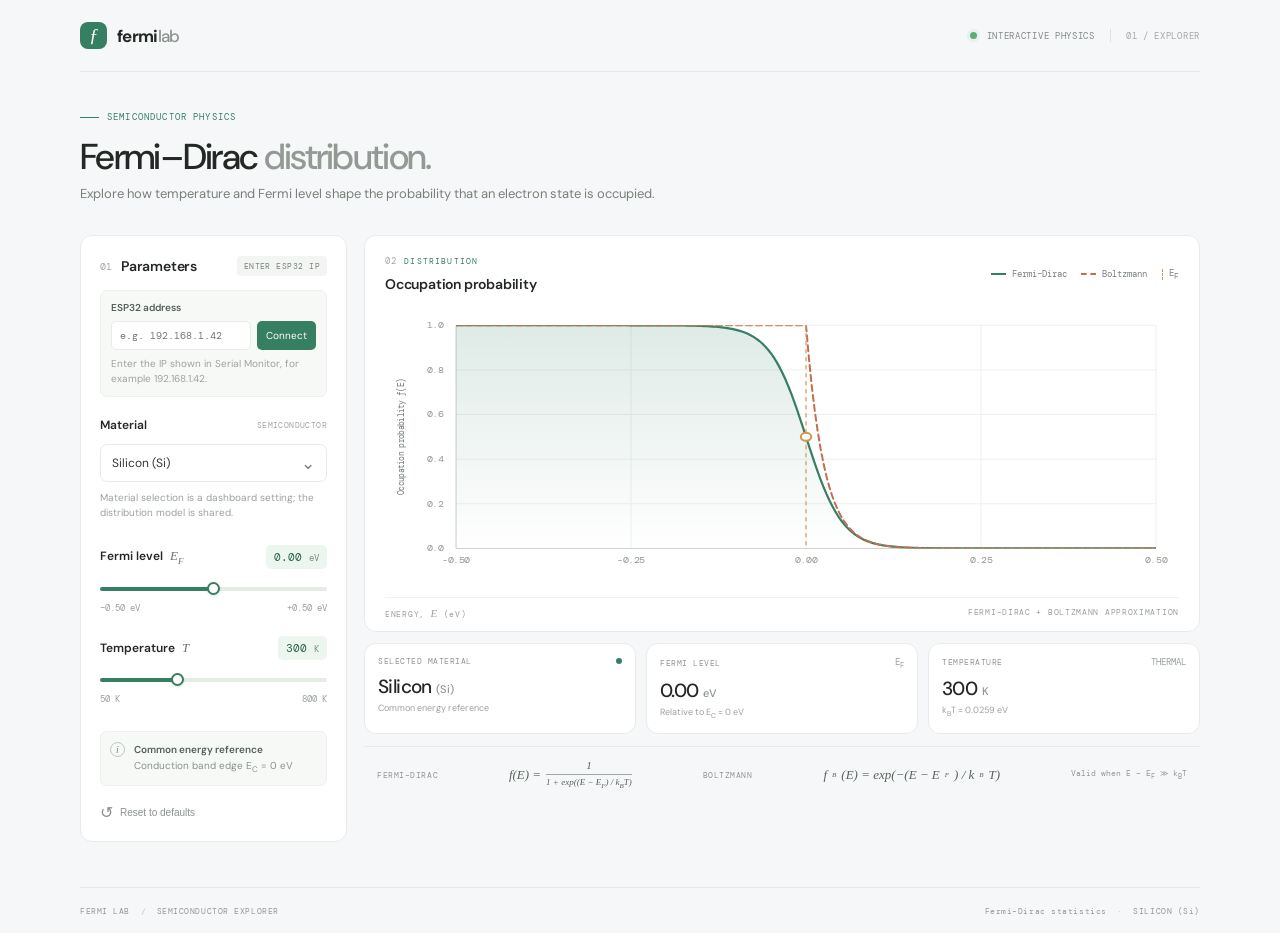
<file: index.html>
<!doctype html>
<html lang="en">
<head>
  <meta charset="utf-8">
  <meta name="viewport" content="width=device-width, initial-scale=1">
  <meta name="theme-color" content="#f6f7f8">
  <meta name="description" content="An interactive Fermi–Dirac distribution explorer for silicon and gallium nitride.">
  <title>Fermi Lab — Distribution explorer</title>
  <link rel="preconnect" href="https://fonts.googleapis.com">
  <link rel="preconnect" href="https://fonts.gstatic.com" crossorigin>
  <link href="https://fonts.googleapis.com/css2?family=DM+Mono:wght@400;500&family=DM+Sans:wght@400;500;600;700&display=swap" rel="stylesheet">
  <link rel="stylesheet" href="style.css">
  <script src="script.js" defer></script>
</head>
<body>
  <div class="app-shell">
    <header class="topbar">
      <a class="brand" href="#main" aria-label="Fermi Lab home"><span class="brand-mark" aria-hidden="true">ƒ</span><span>fermi<span class="brand-light">lab</span></span></a>
      <div class="topbar-right"><span class="live-indicator" aria-hidden="true"></span><span>INTERACTIVE PHYSICS</span><span class="topbar-divider"></span><span class="version">01 / EXPLORER</span></div>
    </header>

    <main id="main">
      <section class="intro" aria-labelledby="page-title">
        <div class="eyebrow"><span class="eyebrow-line"></span>SEMICONDUCTOR PHYSICS</div>
        <h1 id="page-title">Fermi–Dirac <span>distribution.</span></h1>
        <p class="intro-copy">Explore how temperature and Fermi level shape the probability that an electron state is occupied.</p>
      </section>

      <section class="workspace" aria-label="Distribution controls and graph">
        <aside class="control-panel" aria-label="Simulation settings">
          <div class="panel-heading"><div><span class="section-index">01</span><h2>Parameters</h2></div><span class="control-tag" id="hardwareStatus" role="status" aria-live="polite">HARDWARE CONNECTING</span></div>

          <div class="device-connect">
            <label for="espAddress">ESP32 address</label>
            <div class="device-connect-row"><input id="espAddress" type="text" inputmode="url" autocomplete="url" placeholder="e.g. 192.168.1.42" aria-describedby="connectionHelp"><button id="connectButton" type="button">Connect</button></div>
            <p id="connectionHelp" class="field-note">Enter the IP shown in Serial Monitor. Both devices must use the same hotspot.</p>
          </div>

          <div class="control-group material-group">
            <div class="control-label-row"><label for="material">Material</label><span class="control-hint">SEMICONDUCTOR</span></div>
            <div class="select-wrap"><select id="material" name="material"><option value="Si">Silicon <span>(Si)</span></option><option value="GaN">Gallium Nitride (GaN)</option></select><span class="select-arrow" aria-hidden="true">⌄</span></div>
            <p class="field-note">Material selection is a dashboard setting; the distribution model is shared.</p>
          </div>

          <div class="control-group slider-group">
            <div class="control-label-row"><label for="fermiLevel">Fermi level <span class="symbol">E<sub>F</sub></span></label><output class="value-pill" id="fermiOutput" for="fermiLevel">0.00 <span>eV</span></output></div>
            <input id="fermiLevel" type="range" min="-0.5" max="0.5" step="0.01" value="0" aria-describedby="fermiRange">
            <div class="range-labels" id="fermiRange"><span>−0.50 eV</span><span>+0.50 eV</span></div>
          </div>

          <div class="control-group slider-group temperature-group">
            <div class="control-label-row"><label for="temperature">Temperature <span class="symbol">T</span></label><output class="value-pill" id="temperatureOutput" for="temperature">300 <span>K</span></output></div>
            <input id="temperature" type="range" min="50" max="800" step="1" value="300" aria-describedby="temperatureRange">
            <div class="range-labels" id="temperatureRange"><span>50 K</span><span>800 K</span></div>
          </div>

          <div class="model-note"><span class="model-note-icon" aria-hidden="true">i</span><p><strong>Common energy reference</strong><br>Conduction band edge E<sub>C</sub> = 0 eV</p></div>
          <button class="reset-button" id="resetButton" type="button"><span aria-hidden="true">↺</span> Reset to defaults</button>
        </aside>

        <div class="results-column">
          <section class="graph-card" aria-labelledby="graph-title">
            <div class="graph-header"><div><div class="section-kicker"><span class="section-index">02</span> DISTRIBUTION</div><h2 id="graph-title">Occupation probability</h2></div><div class="graph-legend"><span class="legend-curve"></span><span>Fermi–Dirac</span><span class="legend-boltzmann"></span><span>Boltzmann</span><span class="legend-marker"></span><span>E<sub>F</sub></span></div></div>
            <div class="chart-wrap"><svg id="distributionChart" class="chart" viewBox="0 0 760 360" role="img" aria-labelledby="chartTitle chartDescription" preserveAspectRatio="none"><title id="chartTitle">Fermi–Dirac and Boltzmann occupation curves</title><desc id="chartDescription">Occupation probabilities plotted against electron energy.</desc><defs><linearGradient id="curveFill" x1="0" x2="0" y1="0" y2="1"><stop offset="0%" stop-color="#367f63" stop-opacity=".16"/><stop offset="100%" stop-color="#367f63" stop-opacity="0"/></linearGradient><clipPath id="plotClip"><rect id="plotClipRect" x="68" y="24" width="670" height="278"/></clipPath></defs><g id="gridLayer"></g><g id="axisLayer"></g><g id="dataLayer" clip-path="url(#plotClip)"><path id="curveArea" class="curve-area"></path><path id="curvePath" class="curve-line"></path><path id="boltzmannPath" class="boltzmann-line"></path><line id="fermiLine" class="fermi-line"></line><circle id="fermiPoint" class="fermi-point" r="5"></circle></g><g id="labelLayer"></g></svg></div>
            <div class="graph-footer"><span>ENERGY, <i>E</i> (eV)</span><span>FERMI–DIRAC + BOLTZMANN APPROXIMATION</span></div>
          </section>

          <section class="readouts" aria-label="Current simulation values">
            <article class="readout-card"><div class="readout-top"><span class="readout-label">SELECTED MATERIAL</span><span class="readout-dot"></span></div><div class="readout-main" id="materialReadout">Silicon <span>(Si)</span></div><div class="readout-foot">Common energy reference</div></article>
            <article class="readout-card"><div class="readout-top"><span class="readout-label">FERMI LEVEL</span><span class="readout-unit">E<sub>F</sub></span></div><div class="readout-main" id="fermiReadout">0.00 <span>eV</span></div><div class="readout-foot">Relative to E<sub>C</sub> = 0 eV</div></article>
            <article class="readout-card"><div class="readout-top"><span class="readout-label">TEMPERATURE</span><span class="readout-unit">THERMAL</span></div><div class="readout-main" id="temperatureReadout">300 <span>K</span></div><div class="readout-foot" id="thermalEnergy">k<sub>B</sub>T = 0.0259 eV</div></article>
          </section>
          <div class="equation-strip"><span class="equation-label">FERMI–DIRAC</span><span class="equation">f(E) = <span class="frac"><span>1</span><span>1 + exp((E − E<sub>F</sub>) / k<sub>B</sub>T)</span></span></span><span class="equation-label">BOLTZMANN</span><span class="equation">f<sub>B</sub>(E) = exp(−(E − E<sub>F</sub>) / k<sub>B</sub>T)</span><span class="equation-constant">Valid when E − E<sub>F</sub> ≫ k<sub>B</sub>T</span></div>
        </div>
      </section>
    </main>
    <footer class="footer"><span>FERMI LAB <span class="footer-divider">/</span> SEMICONDUCTOR EXPLORER</span><span>Fermi–Dirac statistics <span class="footer-divider">·</span> <span id="footerMaterial">SILICON (SI)</span></span></footer>
  </div>
</body>

</html>
</file>
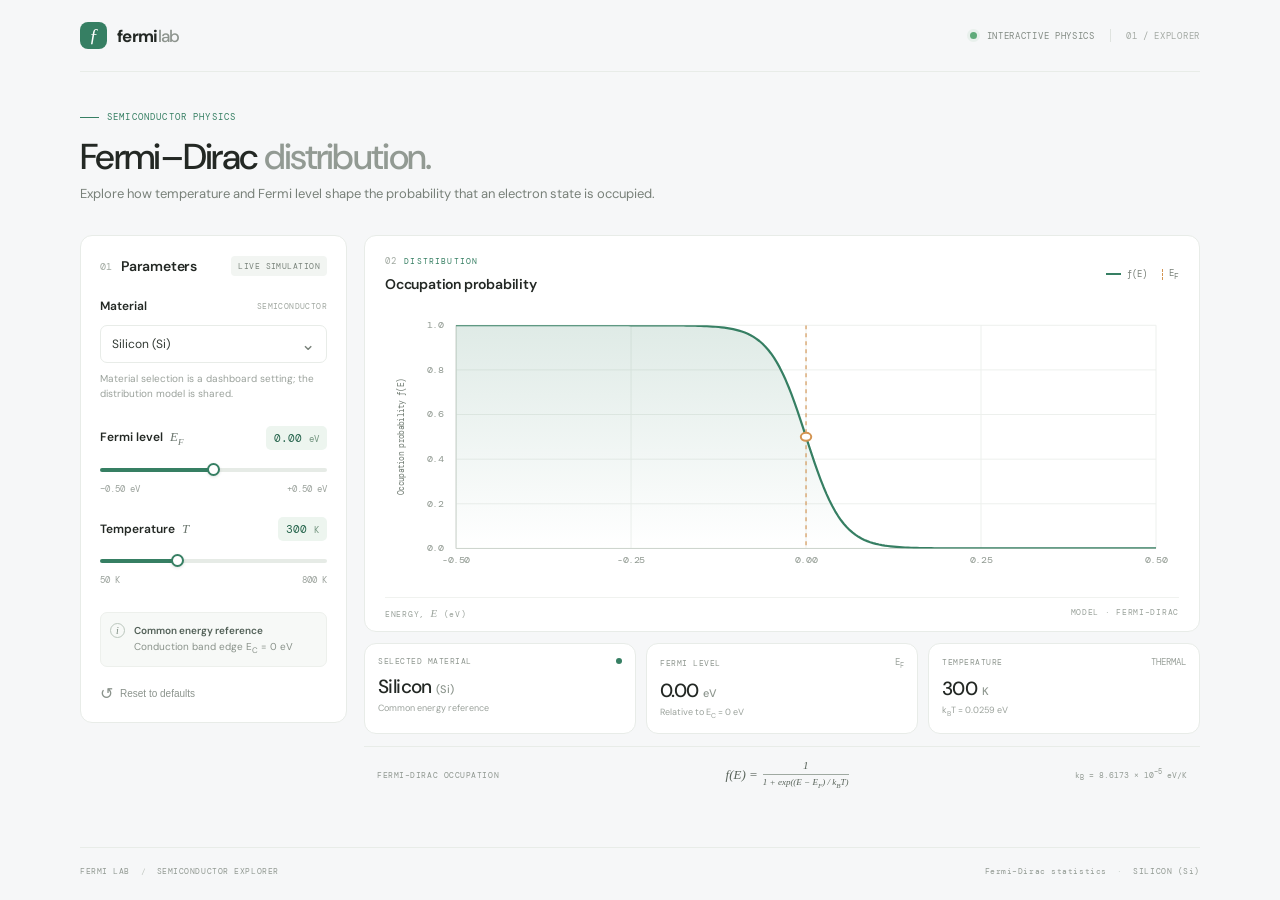
<file: simulation/index.html>
<!doctype html>
<html lang="en">
<head>
  <meta charset="utf-8">
  <meta name="viewport" content="width=device-width, initial-scale=1">
  <meta name="theme-color" content="#f6f7f8">
  <meta name="description" content="An interactive Fermi–Dirac distribution explorer for silicon and gallium nitride.">
  <title>Fermi Lab — Distribution explorer</title>
  <link rel="preconnect" href="https://fonts.googleapis.com">
  <link rel="preconnect" href="https://fonts.gstatic.com" crossorigin>
  <link href="https://fonts.googleapis.com/css2?family=DM+Mono:wght@400;500&family=DM+Sans:wght@400;500;600;700&display=swap" rel="stylesheet">
  <link rel="stylesheet" href="style.css">
  <script src="script.js" defer></script>
</head>
<body>
  <div class="app-shell">
    <header class="topbar">
      <a class="brand" href="#main" aria-label="Fermi Lab home"><span class="brand-mark" aria-hidden="true">ƒ</span><span>fermi<span class="brand-light">lab</span></span></a>
      <div class="topbar-right"><span class="live-indicator" aria-hidden="true"></span><span>INTERACTIVE PHYSICS</span><span class="topbar-divider"></span><span class="version">01 / EXPLORER</span></div>
    </header>

    <main id="main">
      <section class="intro" aria-labelledby="page-title">
        <div class="eyebrow"><span class="eyebrow-line"></span>SEMICONDUCTOR PHYSICS</div>
        <h1 id="page-title">Fermi–Dirac <span>distribution.</span></h1>
        <p class="intro-copy">Explore how temperature and Fermi level shape the probability that an electron state is occupied.</p>
      </section>

      <section class="workspace" aria-label="Distribution controls and graph">
        <aside class="control-panel" aria-label="Simulation settings">
          <div class="panel-heading"><div><span class="section-index">01</span><h2>Parameters</h2></div><span class="control-tag">LIVE SIMULATION</span></div>

          <div class="control-group material-group">
            <div class="control-label-row"><label for="material">Material</label><span class="control-hint">SEMICONDUCTOR</span></div>
            <div class="select-wrap"><select id="material" name="material"><option value="Si">Silicon <span>(Si)</span></option><option value="GaN">Gallium Nitride (GaN)</option></select><span class="select-arrow" aria-hidden="true">⌄</span></div>
            <p class="field-note">Material selection is a dashboard setting; the distribution model is shared.</p>
          </div>

          <div class="control-group slider-group">
            <div class="control-label-row"><label for="fermiLevel">Fermi level <span class="symbol">E<sub>F</sub></span></label><output class="value-pill" id="fermiOutput" for="fermiLevel">0.00 <span>eV</span></output></div>
            <input id="fermiLevel" type="range" min="-0.5" max="0.5" step="0.01" value="0" aria-describedby="fermiRange">
            <div class="range-labels" id="fermiRange"><span>−0.50 eV</span><span>+0.50 eV</span></div>
          </div>

          <div class="control-group slider-group temperature-group">
            <div class="control-label-row"><label for="temperature">Temperature <span class="symbol">T</span></label><output class="value-pill" id="temperatureOutput" for="temperature">300 <span>K</span></output></div>
            <input id="temperature" type="range" min="50" max="800" step="1" value="300" aria-describedby="temperatureRange">
            <div class="range-labels" id="temperatureRange"><span>50 K</span><span>800 K</span></div>
          </div>

          <div class="model-note"><span class="model-note-icon" aria-hidden="true">i</span><p><strong>Common energy reference</strong><br>Conduction band edge E<sub>C</sub> = 0 eV</p></div>
          <button class="reset-button" id="resetButton" type="button"><span aria-hidden="true">↺</span> Reset to defaults</button>
        </aside>

        <div class="results-column">
          <section class="graph-card" aria-labelledby="graph-title">
            <div class="graph-header"><div><div class="section-kicker"><span class="section-index">02</span> DISTRIBUTION</div><h2 id="graph-title">Occupation probability</h2></div><div class="graph-legend"><span class="legend-curve"></span><span>f(E)</span><span class="legend-marker"></span><span>E<sub>F</sub></span></div></div>
            <div class="chart-wrap"><svg id="distributionChart" class="chart" viewBox="0 0 760 360" role="img" aria-labelledby="chartTitle chartDescription" preserveAspectRatio="none"><title id="chartTitle">Fermi–Dirac occupation probability</title><desc id="chartDescription">Occupation probability plotted against electron energy.</desc><defs><linearGradient id="curveFill" x1="0" x2="0" y1="0" y2="1"><stop offset="0%" stop-color="#367f63" stop-opacity=".16"/><stop offset="100%" stop-color="#367f63" stop-opacity="0"/></linearGradient><clipPath id="plotClip"><rect id="plotClipRect" x="68" y="24" width="670" height="278"/></clipPath></defs><g id="gridLayer"></g><g id="axisLayer"></g><g id="dataLayer" clip-path="url(#plotClip)"><path id="curveArea" class="curve-area"></path><path id="curvePath" class="curve-line"></path><line id="fermiLine" class="fermi-line"></line><circle id="fermiPoint" class="fermi-point" r="5"></circle></g><g id="labelLayer"></g></svg></div>
            <div class="graph-footer"><span>ENERGY, <i>E</i> (eV)</span><span>MODEL · FERMI–DIRAC</span></div>
          </section>

          <section class="readouts" aria-label="Current simulation values">
            <article class="readout-card"><div class="readout-top"><span class="readout-label">SELECTED MATERIAL</span><span class="readout-dot"></span></div><div class="readout-main" id="materialReadout">Silicon <span>(Si)</span></div><div class="readout-foot">Common energy reference</div></article>
            <article class="readout-card"><div class="readout-top"><span class="readout-label">FERMI LEVEL</span><span class="readout-unit">E<sub>F</sub></span></div><div class="readout-main" id="fermiReadout">0.00 <span>eV</span></div><div class="readout-foot">Relative to E<sub>C</sub> = 0 eV</div></article>
            <article class="readout-card"><div class="readout-top"><span class="readout-label">TEMPERATURE</span><span class="readout-unit">THERMAL</span></div><div class="readout-main" id="temperatureReadout">300 <span>K</span></div><div class="readout-foot" id="thermalEnergy">k<sub>B</sub>T = 0.0259 eV</div></article>
          </section>
          <div class="equation-strip"><span class="equation-label">FERMI–DIRAC OCCUPATION</span><span class="equation">f(E) = <span class="frac"><span>1</span><span>1 + exp((E − E<sub>F</sub>) / k<sub>B</sub>T)</span></span></span><span class="equation-constant">k<sub>B</sub> = 8.6173 × 10<sup>−5</sup> eV/K</span></div>
        </div>
      </section>
    </main>
    <footer class="footer"><span>FERMI LAB <span class="footer-divider">/</span> SEMICONDUCTOR EXPLORER</span><span>Fermi–Dirac statistics <span class="footer-divider">·</span> <span id="footerMaterial">SILICON (SI)</span></span></footer>
  </div>
</body>
</html>
</file>
<file: style.css>
:root{color-scheme:light;--paper:#f6f7f8;--white:#fff;--ink:#232824;--muted:#858d86;--soft:#a3aaa4;--line:#e8ece8;--green:#367f63;--green-dark:#28664e;--green-pale:#edf5ef;--mono:'DM Mono',monospace;--sans:'DM Sans',sans-serif}*{box-sizing:border-box}html{scroll-behavior:smooth}body{margin:0;background:var(--paper);color:var(--ink);font-family:var(--sans);-webkit-font-smoothing:antialiased}.app-shell{max-width:1216px;margin:auto;padding:0 48px}.topbar{height:72px;border-bottom:1px solid var(--line);display:flex;align-items:center;justify-content:space-between}.brand{display:flex;align-items:center;gap:10px;color:var(--ink);text-decoration:none;font-weight:700;font-size:17px;letter-spacing:-.65px}.brand-light{color:#8d948e;font-weight:500}.brand-mark{width:27px;height:27px;border-radius:8px;background:var(--green);color:white;display:grid;place-items:center;font:italic 19px Georgia,serif}.topbar-right{display:flex;align-items:center;gap:10px;font:9px var(--mono);letter-spacing:.7px;color:#838b84}.live-indicator{width:7px;height:7px;border-radius:50%;background:#5eaa79;box-shadow:0 0 0 3px #5eaa7918}.topbar-divider{width:1px;height:13px;background:#dfe3df;margin:0 5px}.version{color:#a4aaa4}main{padding-bottom:45px}.intro{padding:39px 0 30px}.eyebrow,.section-kicker{display:flex;align-items:center;gap:8px;color:var(--green);font:9px var(--mono);letter-spacing:1.15px}.eyebrow-line{height:1px;width:19px;background:var(--green)}h1{margin:13px 0 7px;font-weight:500;font-size:36px;letter-spacing:-1.7px;line-height:1.15}h1 span{color:#929a93}.intro-copy{margin:0;color:#788079;font-size:13px;line-height:1.6}.workspace{display:grid;grid-template-columns:267px minmax(0,1fr);gap:17px;align-items:start}.control-panel,.graph-card,.readout-card{background:var(--white);border:1px solid var(--line);border-radius:12px}.control-panel{padding:20px 19px 15px}.panel-heading{display:flex;align-items:center;justify-content:space-between;margin-bottom:22px}.panel-heading>div{display:flex;align-items:center;gap:9px}.panel-heading h2,.graph-header h2{margin:0;font-size:14px;font-weight:600;letter-spacing:-.2px}.section-index{font:10px var(--mono);color:#a2aaa2}.control-tag{padding:5px 7px;border-radius:4px;background:#f2f5f2;color:#79837b;font:8px var(--mono);letter-spacing:.45px}.control-group{margin-bottom:22px}.control-label-row{display:flex;align-items:center;justify-content:space-between;margin-bottom:11px}.control-label-row label{font-size:12px;font-weight:600}.control-hint{font:8px var(--mono);letter-spacing:.4px;color:#a1a8a1}.symbol{margin-left:4px;color:#6a756d;font:italic 13px Georgia,serif}.symbol sub{font-size:9px}.select-wrap{height:38px;position:relative}.select-wrap select{appearance:none;width:100%;height:100%;padding:0 34px 0 11px;border:1px solid var(--line);border-radius:7px;background:#fff;color:#323a34;font:12px var(--sans);outline:none}.select-wrap select:focus{border-color:#82ae96;box-shadow:0 0 0 3px #367f6314}.select-arrow{position:absolute;right:12px;top:8px;color:#788179;pointer-events:none;font-size:17px}.field-note{margin:8px 0 0;color:#9ba29c;font-size:10px;line-height:1.5}.slider-group{margin-top:25px}.value-pill{padding:5px 8px;background:var(--green-pale);color:var(--green-dark);border-radius:5px;font:11px var(--mono)}.value-pill span{font-size:9px;color:#73947f}.slider-group input[type=range]{appearance:none;width:100%;height:17px;background:transparent;display:block;margin:2px 0 0;cursor:pointer;--progress:50%}.slider-group input[type=range]::-webkit-slider-runnable-track{height:4px;border-radius:9px;background:linear-gradient(to right,var(--green) 0 var(--progress),#e6ebe6 var(--progress) 100%)}.slider-group input[type=range]::-moz-range-track{height:4px;border-radius:9px;background:#e6ebe6}.slider-group input[type=range]::-moz-range-progress{height:4px;border-radius:9px;background:var(--green)}.slider-group input[type=range]::-webkit-slider-thumb{appearance:none;width:13px;height:13px;margin-top:-4.5px;background:white;border:2px solid var(--green);border-radius:50%;box-shadow:0 1px 3px #1b392825}.slider-group input[type=range]::-moz-range-thumb{width:10px;height:10px;background:white;border:2px solid var(--green);border-radius:50%;box-shadow:0 1px 3px #1b392825}.slider-group input[type=range]:focus-visible{outline:2px solid #367f6370;outline-offset:4px;border-radius:5px}.range-labels{display:flex;justify-content:space-between;color:#9ba29c;font:9px var(--mono);margin-top:5px}.temperature-group{margin-top:22px}.model-note{display:flex;gap:9px;padding:10px 9px;margin-top:26px;background:#f7f9f7;border:1px solid #edf0ec;border-radius:7px}.model-note-icon{width:15px;height:15px;flex:none;display:grid;place-items:center;border:1px solid #bbc7bd;border-radius:50%;color:#79897d;font:italic 10px Georgia,serif}.model-note p{margin:0;color:#89928a;font-size:10px;line-height:1.55}.model-note strong{color:#526057;font-weight:600}.model-note sub{font-size:8px}.reset-button{display:flex;align-items:center;gap:7px;border:0;background:transparent;color:#8b938c;margin-top:13px;padding:4px 0;font-size:10px;cursor:pointer}.reset-button span{font-size:16px}.reset-button:hover{color:var(--green)}.results-column{min-width:0}.graph-card{padding:19px 20px 12px}.graph-header{display:flex;justify-content:space-between;align-items:center}.section-kicker{font-size:8px;gap:7px;margin-bottom:8px}.section-kicker .section-index{font-size:9px}.graph-header h2{font-size:14px}.graph-legend{display:flex;align-items:center;gap:6px;color:#798179;font:9px var(--mono)}.legend-curve{width:15px;height:2px;background:var(--green);margin-left:4px}.legend-marker{width:1px;height:11px;border-left:1px dashed #d39452;margin-left:9px}.chart-wrap{width:100%;height:289px;margin-top:13px}.chart{display:block;width:100%;height:100%;overflow:visible}.grid-line{stroke:#edf0ed;stroke-width:1;vector-effect:non-scaling-stroke}.axis-line{stroke:#cdd4cd;stroke-width:1;vector-effect:non-scaling-stroke}.tick-label,.axis-label,.fermi-label{fill:#909991;font:10px var(--mono)}.axis-label{fill:#727d74;font-size:10px}.curve-area{fill:url(#curveFill)}.curve-line{fill:none;stroke:var(--green);stroke-width:2.2;stroke-linecap:round;stroke-linejoin:round;vector-effect:non-scaling-stroke}.fermi-line{stroke:#d69a5c;stroke-width:1.2;stroke-dasharray:4 4;vector-effect:non-scaling-stroke}.fermi-point{fill:#fff;stroke:#d39452;stroke-width:2;vector-effect:non-scaling-stroke}.fermi-label{fill:#b57a3e;font-size:9px}.graph-footer{border-top:1px solid #f0f2ef;margin-top:2px;padding-top:9px;display:flex;justify-content:space-between;color:#9aa29b;font:8px var(--mono);letter-spacing:.7px}.graph-footer i{font-family:Georgia,serif;font-size:11px}.readouts{display:grid;grid-template-columns:repeat(3,minmax(0,1fr));gap:10px;margin-top:11px}.readout-card{padding:12px 13px 11px;min-height:91px}.readout-top{display:flex;align-items:center;justify-content:space-between}.readout-label{color:#909891;font:8px var(--mono);letter-spacing:.5px}.readout-dot{width:6px;height:6px;background:var(--green);border-radius:50%}.readout-unit{color:#9ba29c;font:9px var(--mono)}.readout-unit sub{font-size:7px}.readout-main{font-size:19px;letter-spacing:-.6px;font-weight:500;margin-top:8px;white-space:nowrap}.readout-main span{font-size:11px;color:#8d968e;letter-spacing:0}.readout-main sub{font-size:11px}.readout-foot{font-size:9px;color:#9ba29c;margin-top:3px;white-space:nowrap}.readout-foot sub{font-size:7px}.equation-strip{margin-top:12px;padding:11px 13px;border-top:1px solid var(--line);display:flex;align-items:center;justify-content:space-between;gap:8px}.equation-label{font:8px var(--mono);letter-spacing:.55px;color:#909891}.equation{display:flex;align-items:center;gap:5px;color:#58635a;font:italic 13px Georgia,serif}.frac{display:inline-flex;flex-direction:column;text-align:center;vertical-align:middle;font-size:11px;line-height:1.3}.frac>span:first-child{border-bottom:1px solid #9fa9a1;padding:0 3px 2px}.frac>span:last-child{padding-top:2px;font-size:9px}.equation-constant{font:8px var(--mono);color:#929a93;white-space:nowrap}.equation sub,.equation-constant sub{font-size:7px}.equation sup,.equation-constant sup{font-size:7px}.footer{min-height:46px;border-top:1px solid var(--line);display:flex;align-items:center;justify-content:space-between;color:#929a93;font:8px var(--mono);letter-spacing:.55px}.footer-divider{padding:0 5px;color:#c1c7c0}
@media(min-width:1300px){.app-shell{max-width:1280px}.workspace{grid-template-columns:285px minmax(0,1fr);gap:20px}.chart-wrap{height:315px}}
@media(max-width:760px){.app-shell{padding:0 22px}.workspace{grid-template-columns:1fr}.control-panel{display:grid;grid-template-columns:1fr 1fr;column-gap:22px}.panel-heading{grid-column:1/-1;margin-bottom:16px}.material-group{grid-column:1/-1}.control-group{margin-bottom:15px}.slider-group,.temperature-group{margin-top:8px}.model-note{grid-column:1/-1;margin-top:10px}.reset-button{grid-column:1/-1}.chart-wrap{height:270px}.intro{padding-top:32px}}
@media(max-width:480px){.app-shell{padding:0 15px}.topbar{height:62px}.topbar-right{font-size:8px;gap:7px}.version{display:none}h1{font-size:29px;letter-spacing:-1.2px}.intro{padding:29px 0 22px}.intro-copy{font-size:12px;max-width:340px}.workspace{gap:12px}.control-panel{padding:16px 14px;column-gap:14px}.panel-heading h2{font-size:13px}.control-tag{font-size:7px}.control-label-row label{font-size:11px}.graph-card{padding:15px 12px 10px}.graph-header h2{font-size:12px}.graph-legend{font-size:8px}.chart-wrap{height:225px;margin-top:10px}.tick-label{font-size:9px}.axis-label{font-size:9px}.readouts{gap:6px;margin-top:8px}.readout-card{padding:10px 8px;min-height:82px}.readout-label{font-size:7px;letter-spacing:.25px}.readout-main{font-size:16px}.readout-main span{font-size:10px}.readout-foot{font-size:8px;white-space:normal}.equation-strip{flex-wrap:wrap;justify-content:center;gap:8px 12px;padding:10px 4px}.equation-label{width:100%;text-align:center}.equation-constant{font-size:7px}.footer{font-size:7px;letter-spacing:.2px}.footer-divider{padding:0 2px}}
@media(prefers-reduced-motion:reduce){*,*::before,*::after{scroll-behavior:auto!important;transition:none!important}}
.control-tag.connected{background:#e8f4eb;color:#28664e}
.legend-boltzmann{width:15px;height:0;border-top:2px dashed #c46e4e;margin-left:8px}.boltzmann-line{fill:none;stroke:#c46e4e;stroke-width:2;stroke-dasharray:6 4;stroke-linecap:round;stroke-linejoin:round;vector-effect:non-scaling-stroke}
.device-connect{margin:-8px 0 20px;padding:10px;background:#f7f9f7;border:1px solid #edf0ec;border-radius:7px}.device-connect>label{display:block;margin-bottom:7px;color:#526057;font-size:10px;font-weight:600}.device-connect-row{display:flex;gap:6px}.device-connect-row input{min-width:0;width:0;flex:1;padding:7px 8px;border:1px solid var(--line);border-radius:5px;color:var(--ink);font:10px var(--mono)}.device-connect-row button{padding:0 9px;border:0;border-radius:5px;background:var(--green);color:white;font:10px var(--sans);cursor:pointer}.device-connect-row button:hover{background:var(--green-dark)}.device-connect .field-note{margin:6px 0 0}
</file>
<file: simulation/style.css>
:root{color-scheme:light;--paper:#f6f7f8;--white:#fff;--ink:#232824;--muted:#858d86;--soft:#a3aaa4;--line:#e8ece8;--green:#367f63;--green-dark:#28664e;--green-pale:#edf5ef;--mono:'DM Mono',monospace;--sans:'DM Sans',sans-serif}*{box-sizing:border-box}html{scroll-behavior:smooth}body{margin:0;background:var(--paper);color:var(--ink);font-family:var(--sans);-webkit-font-smoothing:antialiased}.app-shell{max-width:1216px;margin:auto;padding:0 48px}.topbar{height:72px;border-bottom:1px solid var(--line);display:flex;align-items:center;justify-content:space-between}.brand{display:flex;align-items:center;gap:10px;color:var(--ink);text-decoration:none;font-weight:700;font-size:17px;letter-spacing:-.65px}.brand-light{color:#8d948e;font-weight:500}.brand-mark{width:27px;height:27px;border-radius:8px;background:var(--green);color:white;display:grid;place-items:center;font:italic 19px Georgia,serif}.topbar-right{display:flex;align-items:center;gap:10px;font:9px var(--mono);letter-spacing:.7px;color:#838b84}.live-indicator{width:7px;height:7px;border-radius:50%;background:#5eaa79;box-shadow:0 0 0 3px #5eaa7918}.topbar-divider{width:1px;height:13px;background:#dfe3df;margin:0 5px}.version{color:#a4aaa4}main{padding-bottom:45px}.intro{padding:39px 0 30px}.eyebrow,.section-kicker{display:flex;align-items:center;gap:8px;color:var(--green);font:9px var(--mono);letter-spacing:1.15px}.eyebrow-line{height:1px;width:19px;background:var(--green)}h1{margin:13px 0 7px;font-weight:500;font-size:36px;letter-spacing:-1.7px;line-height:1.15}h1 span{color:#929a93}.intro-copy{margin:0;color:#788079;font-size:13px;line-height:1.6}.workspace{display:grid;grid-template-columns:267px minmax(0,1fr);gap:17px;align-items:start}.control-panel,.graph-card,.readout-card{background:var(--white);border:1px solid var(--line);border-radius:12px}.control-panel{padding:20px 19px 15px}.panel-heading{display:flex;align-items:center;justify-content:space-between;margin-bottom:22px}.panel-heading>div{display:flex;align-items:center;gap:9px}.panel-heading h2,.graph-header h2{margin:0;font-size:14px;font-weight:600;letter-spacing:-.2px}.section-index{font:10px var(--mono);color:#a2aaa2}.control-tag{padding:5px 7px;border-radius:4px;background:#f2f5f2;color:#79837b;font:8px var(--mono);letter-spacing:.45px}.control-group{margin-bottom:22px}.control-label-row{display:flex;align-items:center;justify-content:space-between;margin-bottom:11px}.control-label-row label{font-size:12px;font-weight:600}.control-hint{font:8px var(--mono);letter-spacing:.4px;color:#a1a8a1}.symbol{margin-left:4px;color:#6a756d;font:italic 13px Georgia,serif}.symbol sub{font-size:9px}.select-wrap{height:38px;position:relative}.select-wrap select{appearance:none;width:100%;height:100%;padding:0 34px 0 11px;border:1px solid var(--line);border-radius:7px;background:#fff;color:#323a34;font:12px var(--sans);outline:none}.select-wrap select:focus{border-color:#82ae96;box-shadow:0 0 0 3px #367f6314}.select-arrow{position:absolute;right:12px;top:8px;color:#788179;pointer-events:none;font-size:17px}.field-note{margin:8px 0 0;color:#9ba29c;font-size:10px;line-height:1.5}.slider-group{margin-top:25px}.value-pill{padding:5px 8px;background:var(--green-pale);color:var(--green-dark);border-radius:5px;font:11px var(--mono)}.value-pill span{font-size:9px;color:#73947f}.slider-group input[type=range]{appearance:none;width:100%;height:17px;background:transparent;display:block;margin:2px 0 0;cursor:pointer;--progress:50%}.slider-group input[type=range]::-webkit-slider-runnable-track{height:4px;border-radius:9px;background:linear-gradient(to right,var(--green) 0 var(--progress),#e6ebe6 var(--progress) 100%)}.slider-group input[type=range]::-moz-range-track{height:4px;border-radius:9px;background:#e6ebe6}.slider-group input[type=range]::-moz-range-progress{height:4px;border-radius:9px;background:var(--green)}.slider-group input[type=range]::-webkit-slider-thumb{appearance:none;width:13px;height:13px;margin-top:-4.5px;background:white;border:2px solid var(--green);border-radius:50%;box-shadow:0 1px 3px #1b392825}.slider-group input[type=range]::-moz-range-thumb{width:10px;height:10px;background:white;border:2px solid var(--green);border-radius:50%;box-shadow:0 1px 3px #1b392825}.slider-group input[type=range]:focus-visible{outline:2px solid #367f6370;outline-offset:4px;border-radius:5px}.range-labels{display:flex;justify-content:space-between;color:#9ba29c;font:9px var(--mono);margin-top:5px}.temperature-group{margin-top:22px}.model-note{display:flex;gap:9px;padding:10px 9px;margin-top:26px;background:#f7f9f7;border:1px solid #edf0ec;border-radius:7px}.model-note-icon{width:15px;height:15px;flex:none;display:grid;place-items:center;border:1px solid #bbc7bd;border-radius:50%;color:#79897d;font:italic 10px Georgia,serif}.model-note p{margin:0;color:#89928a;font-size:10px;line-height:1.55}.model-note strong{color:#526057;font-weight:600}.model-note sub{font-size:8px}.reset-button{display:flex;align-items:center;gap:7px;border:0;background:transparent;color:#8b938c;margin-top:13px;padding:4px 0;font-size:10px;cursor:pointer}.reset-button span{font-size:16px}.reset-button:hover{color:var(--green)}.results-column{min-width:0}.graph-card{padding:19px 20px 12px}.graph-header{display:flex;justify-content:space-between;align-items:center}.section-kicker{font-size:8px;gap:7px;margin-bottom:8px}.section-kicker .section-index{font-size:9px}.graph-header h2{font-size:14px}.graph-legend{display:flex;align-items:center;gap:6px;color:#798179;font:9px var(--mono)}.legend-curve{width:15px;height:2px;background:var(--green);margin-left:4px}.legend-marker{width:1px;height:11px;border-left:1px dashed #d39452;margin-left:9px}.chart-wrap{width:100%;height:289px;margin-top:13px}.chart{display:block;width:100%;height:100%;overflow:visible}.grid-line{stroke:#edf0ed;stroke-width:1;vector-effect:non-scaling-stroke}.axis-line{stroke:#cdd4cd;stroke-width:1;vector-effect:non-scaling-stroke}.tick-label,.axis-label,.fermi-label{fill:#909991;font:10px var(--mono)}.axis-label{fill:#727d74;font-size:10px}.curve-area{fill:url(#curveFill)}.curve-line{fill:none;stroke:var(--green);stroke-width:2.2;stroke-linecap:round;stroke-linejoin:round;vector-effect:non-scaling-stroke}.fermi-line{stroke:#d69a5c;stroke-width:1.2;stroke-dasharray:4 4;vector-effect:non-scaling-stroke}.fermi-point{fill:#fff;stroke:#d39452;stroke-width:2;vector-effect:non-scaling-stroke}.fermi-label{fill:#b57a3e;font-size:9px}.graph-footer{border-top:1px solid #f0f2ef;margin-top:2px;padding-top:9px;display:flex;justify-content:space-between;color:#9aa29b;font:8px var(--mono);letter-spacing:.7px}.graph-footer i{font-family:Georgia,serif;font-size:11px}.readouts{display:grid;grid-template-columns:repeat(3,minmax(0,1fr));gap:10px;margin-top:11px}.readout-card{padding:12px 13px 11px;min-height:91px}.readout-top{display:flex;align-items:center;justify-content:space-between}.readout-label{color:#909891;font:8px var(--mono);letter-spacing:.5px}.readout-dot{width:6px;height:6px;background:var(--green);border-radius:50%}.readout-unit{color:#9ba29c;font:9px var(--mono)}.readout-unit sub{font-size:7px}.readout-main{font-size:19px;letter-spacing:-.6px;font-weight:500;margin-top:8px;white-space:nowrap}.readout-main span{font-size:11px;color:#8d968e;letter-spacing:0}.readout-main sub{font-size:11px}.readout-foot{font-size:9px;color:#9ba29c;margin-top:3px;white-space:nowrap}.readout-foot sub{font-size:7px}.equation-strip{margin-top:12px;padding:11px 13px;border-top:1px solid var(--line);display:flex;align-items:center;justify-content:space-between;gap:8px}.equation-label{font:8px var(--mono);letter-spacing:.55px;color:#909891}.equation{display:flex;align-items:center;gap:5px;color:#58635a;font:italic 13px Georgia,serif}.frac{display:inline-flex;flex-direction:column;text-align:center;vertical-align:middle;font-size:11px;line-height:1.3}.frac>span:first-child{border-bottom:1px solid #9fa9a1;padding:0 3px 2px}.frac>span:last-child{padding-top:2px;font-size:9px}.equation-constant{font:8px var(--mono);color:#929a93;white-space:nowrap}.equation sub,.equation-constant sub{font-size:7px}.equation sup,.equation-constant sup{font-size:7px}.footer{min-height:46px;border-top:1px solid var(--line);display:flex;align-items:center;justify-content:space-between;color:#929a93;font:8px var(--mono);letter-spacing:.55px}.footer-divider{padding:0 5px;color:#c1c7c0}
@media(min-width:1300px){.app-shell{max-width:1280px}.workspace{grid-template-columns:285px minmax(0,1fr);gap:20px}.chart-wrap{height:315px}}
@media(max-width:760px){.app-shell{padding:0 22px}.workspace{grid-template-columns:1fr}.control-panel{display:grid;grid-template-columns:1fr 1fr;column-gap:22px}.panel-heading{grid-column:1/-1;margin-bottom:16px}.material-group{grid-column:1/-1}.control-group{margin-bottom:15px}.slider-group,.temperature-group{margin-top:8px}.model-note{grid-column:1/-1;margin-top:10px}.reset-button{grid-column:1/-1}.chart-wrap{height:270px}.intro{padding-top:32px}}
@media(max-width:480px){.app-shell{padding:0 15px}.topbar{height:62px}.topbar-right{font-size:8px;gap:7px}.version{display:none}h1{font-size:29px;letter-spacing:-1.2px}.intro{padding:29px 0 22px}.intro-copy{font-size:12px;max-width:340px}.workspace{gap:12px}.control-panel{padding:16px 14px;column-gap:14px}.panel-heading h2{font-size:13px}.control-tag{font-size:7px}.control-label-row label{font-size:11px}.graph-card{padding:15px 12px 10px}.graph-header h2{font-size:12px}.graph-legend{font-size:8px}.chart-wrap{height:225px;margin-top:10px}.tick-label{font-size:9px}.axis-label{font-size:9px}.readouts{gap:6px;margin-top:8px}.readout-card{padding:10px 8px;min-height:82px}.readout-label{font-size:7px;letter-spacing:.25px}.readout-main{font-size:16px}.readout-main span{font-size:10px}.readout-foot{font-size:8px;white-space:normal}.equation-strip{flex-wrap:wrap;justify-content:center;gap:8px 12px;padding:10px 4px}.equation-label{width:100%;text-align:center}.equation-constant{font-size:7px}.footer{font-size:7px;letter-spacing:.2px}.footer-divider{padding:0 2px}}
@media(prefers-reduced-motion:reduce){*,*::before,*::after{scroll-behavior:auto!important;transition:none!important}}
</file>
